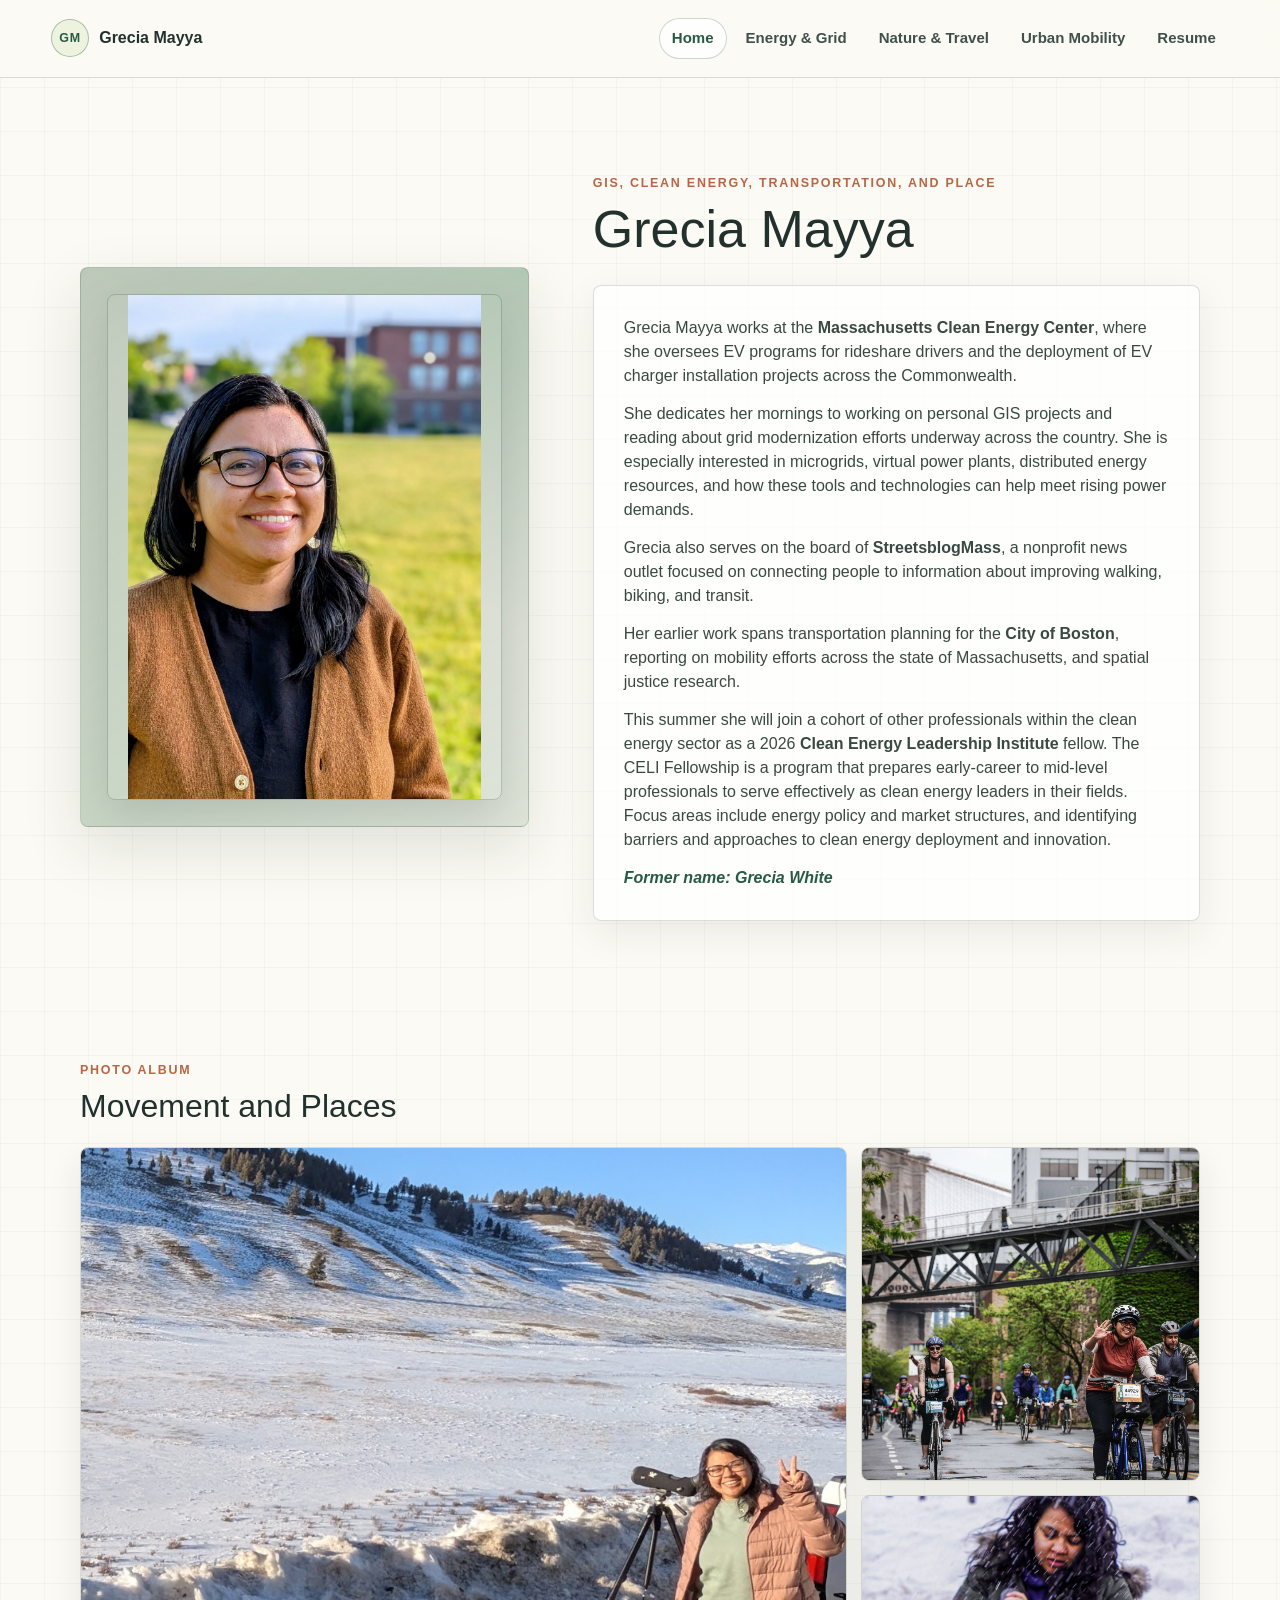
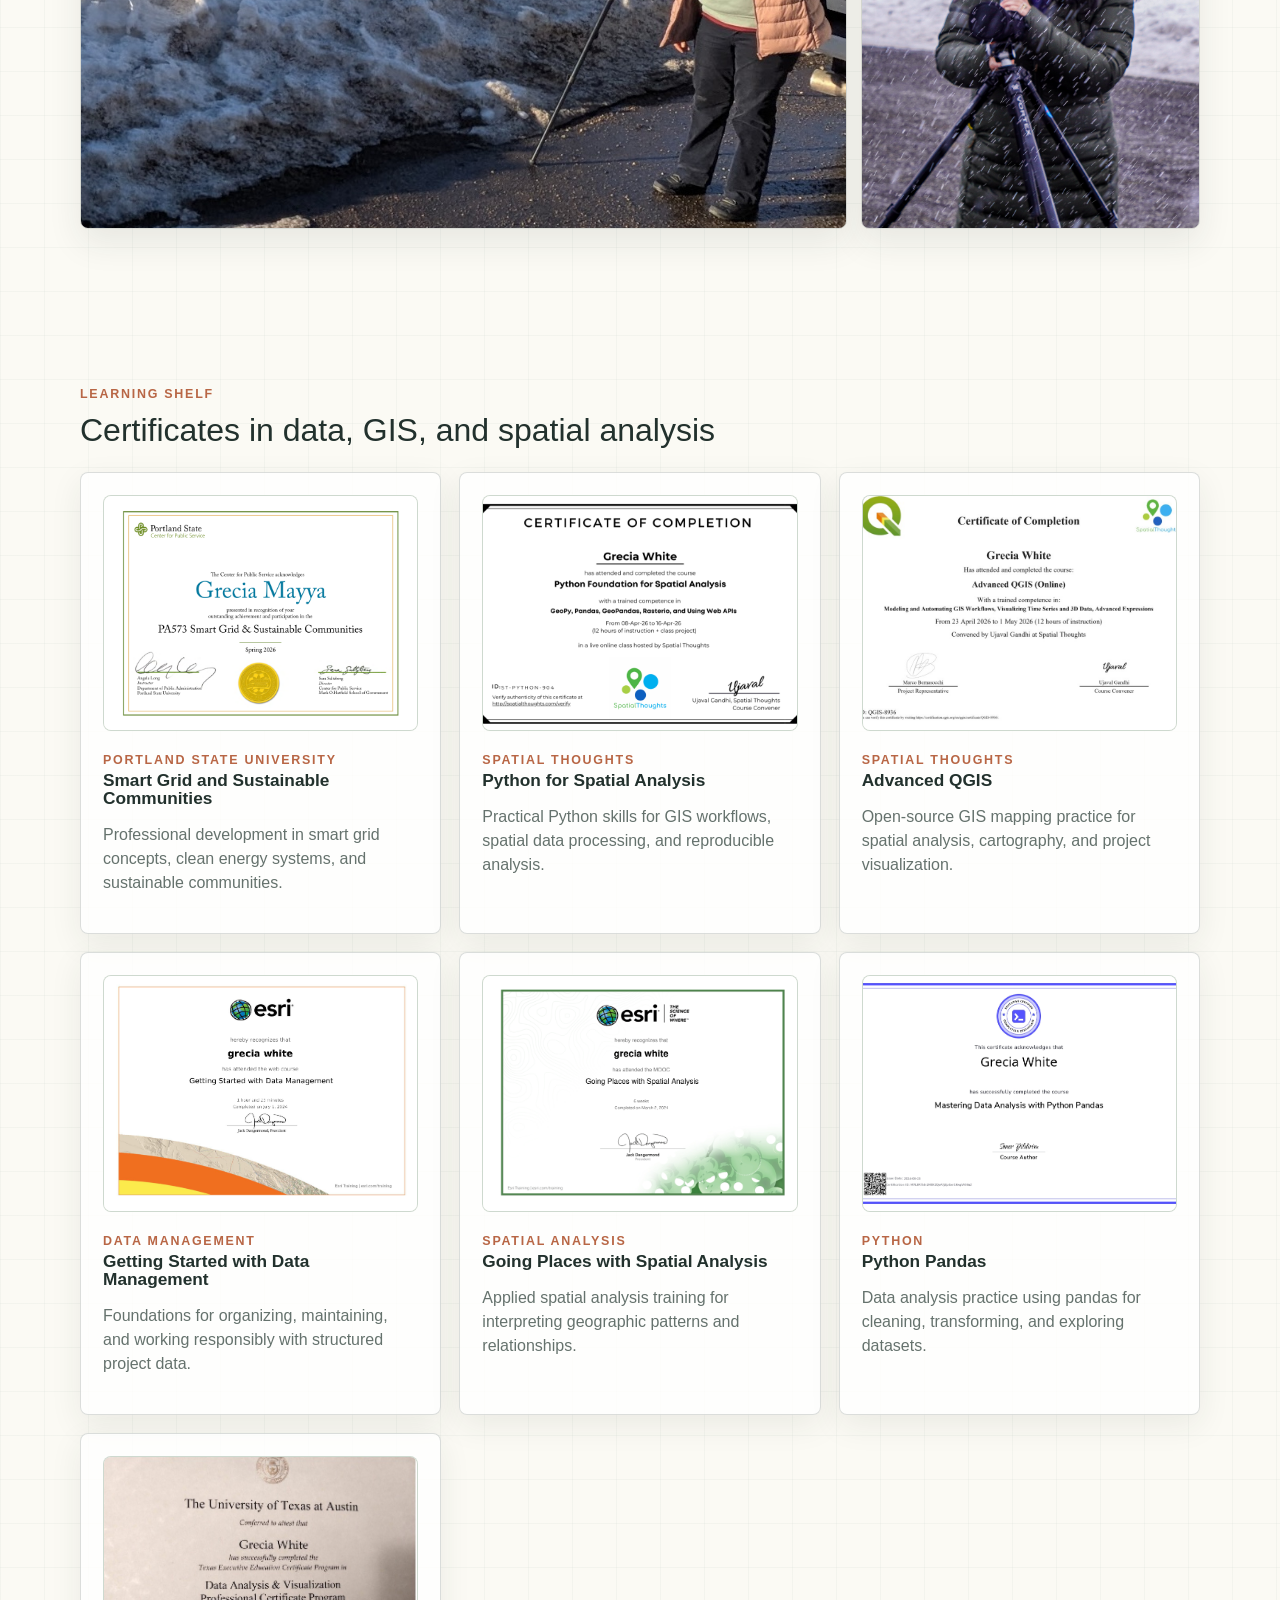
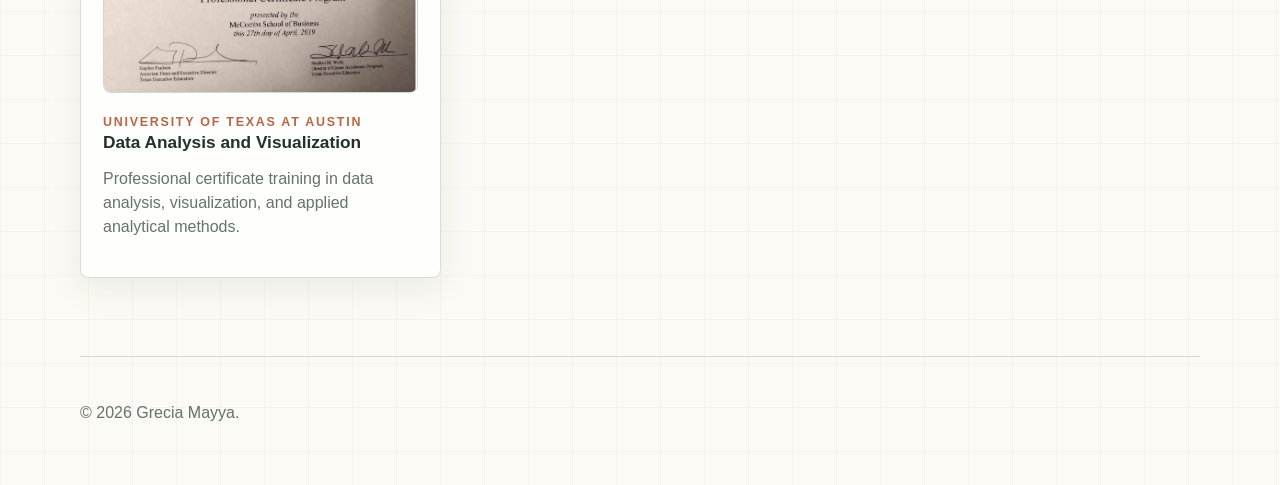
<file: index.html>
<!doctype html>
<html lang="en">
  <head>
    <meta charset="utf-8">
    <meta name="viewport" content="width=device-width, initial-scale=1">
    <title>Grecia Mayya | GIS, Energy, and Public Realm</title>
    <meta
      name="description"
      content="Personal website for Grecia Mayya, featuring work across clean energy, GIS, transportation, nature, and public-interest maps."
    >
    <link rel="stylesheet" href="styles.css">
  </head>
  <body>
    <header class="site-header">
      <a class="brand" href="index.html" aria-label="Grecia Mayya home">
        <span class="brand-mark" aria-hidden="true">GM</span>
        <span>Grecia Mayya</span>
      </a>
      <nav class="site-nav" aria-label="Primary navigation">
        <a class="active" href="index.html">Home</a>
        <a href="energy-grid.html">Energy &amp; Grid</a>
        <a href="nature-travel.html">Nature &amp; Travel</a>
        <a href="urban-mobility.html">Urban Mobility</a>
        <a href="resume.html">Resume</a>
      </nav>
    </header>

    <main>
      <section class="hero home-hero" aria-labelledby="home-title">
        <div class="portrait-panel">
          <img class="portrait-photo" src="assets/headshot.jpg" alt="Headshot of Grecia Mayya">
        </div>

        <div class="hero-copy">
          <p class="eyebrow">GIS, clean energy, transportation, and place</p>
          <h1 id="home-title">Grecia Mayya</h1>
         
          <div class="bio-card">
            <p>
              Grecia Mayya works at the <strong>Massachusetts Clean Energy Center</strong>, where she oversees EV
              programs for rideshare drivers and the deployment of EV charger installation projects
              across the Commonwealth.
            </p>
            <p>
              She dedicates her mornings to working on personal GIS projects and reading about grid modernization
              efforts underway across the country. She is especially
              interested in microgrids, virtual power plants, distributed energy resources, and how
              these tools and technologies can help meet rising power demands.
            </p>
            <p>
              Grecia also serves on the board of <strong>StreetsblogMass</strong>, a nonprofit news outlet focused on
              connecting people to information about improving walking, biking, and transit.
            </p>
            <p>
              Her earlier work spans transportation planning for the <strong>City of Boston</strong>, 
              reporting on mobility efforts across the state of Massachusetts, and
              spatial justice research.
            </p>
            <p>

              This summer she will join a cohort of other professionals within the clean energy sector 
              as a 2026 <strong>Clean Energy Leadership Institute</strong> fellow. The CELI Fellowship is a program that prepares 
              early-career to mid-level professionals to serve effectively as clean energy leaders in their fields.
              Focus areas include energy policy and market structures, and identifying barriers and approaches 
              to clean energy deployment and innovation.
            </p>
            <p>
              <em class="former-name">Former name: Grecia White</em>
            </p>
          </div>
        </div>
      </section>

      <section class="section photo-album-section" aria-labelledby="photo-album-title">
        <div class="section-heading">
          <p class="eyebrow">Photo album</p>
          <h2 id="photo-album-title">Movement and Places </h2>
        </div>
        <div class="photo-collage" aria-label="Photo collage from Grecia's album">
          <div class="photo-collage-item photo-collage-feature">
            <img class="photo-collage-base" src="assets/photos/yellowstone.jpg" alt="Grecia birding with a spotting scope in a snowy Yellowstone landscape">
          </div>
          <img class="photo-collage-item photo-collage-bike" src="assets/photos/biking.jpg" alt="Grecia biking with a group on a city street near a bridge">
          <img class="photo-collage-item photo-collage-tall" src="assets/photos/grecia1.jpg" alt="Grecia setting up a tripod during snowfall">
        </div>
      </section>

      <section class="section certificate-section" aria-labelledby="certificates-title">
        <div class="section-heading split-heading">
          <div>
            <p class="eyebrow">Learning shelf</p>
            <h2 id="certificates-title">Certificates in data, GIS, and spatial analysis</h2>
          </div>
        </div>

        <div class="certificate-grid">
          <a class="certificate-card" href="assets/certificates/Grecia Mayya  Smart Grid Certificate (1).pdf" target="_blank" rel="noreferrer">
            <img class="certificate-preview" src="assets/certificates/smart-grid-certificate.png" alt="Smart Grid and Sustainable Communities certificate preview">
            <span class="card-kicker">Portland State University</span>
            <h3>Smart Grid and Sustainable Communities</h3>
            <p>Professional development in smart grid concepts, clean energy systems, and sustainable communities.</p>
          </a>

          <a class="certificate-card" href="assets/certificates/spatial-thoughts-python.pdf" target="_blank" rel="noreferrer">
            <img class="certificate-preview" src="assets/certificates/spatial-thoughts-python.png" alt="Python for Spatial Analysis certificate preview">
            <span class="card-kicker">Spatial Thoughts</span>
            <h3>Python for Spatial Analysis</h3>
            <p>Practical Python skills for GIS workflows, spatial data processing, and reproducible analysis.</p>
          </a>

          <a class="certificate-card" href="assets/certificates/spatial-thoughts-qgis.jpg" target="_blank" rel="noreferrer">
            <img class="certificate-preview" src="assets/certificates/spatial-thoughts-qgis.jpg" alt="QGIS certificate preview">
            <span class="card-kicker">Spatial Thoughts</span>
            <h3>Advanced QGIS</h3>
            <p>Open-source GIS mapping practice for spatial analysis, cartography, and project visualization.</p>
          </a>

          <a class="certificate-card" href="assets/certificates/data-management.pdf" target="_blank" rel="noreferrer">
            <img class="certificate-preview" src="assets/certificates/data-management.png" alt="Getting Started with Data Management certificate preview">
            <span class="card-kicker">Data management</span>
            <h3>Getting Started with Data Management</h3>
            <p>Foundations for organizing, maintaining, and working responsibly with structured project data.</p>
          </a>

          <a class="certificate-card" href="assets/certificates/spatial-analysis.pdf" target="_blank" rel="noreferrer">
            <img class="certificate-preview" src="assets/certificates/spatial-analysis.png" alt="Going Places with Spatial Analysis certificate preview">
            <span class="card-kicker">Spatial analysis</span>
            <h3>Going Places with Spatial Analysis</h3>
            <p>Applied spatial analysis training for interpreting geographic patterns and relationships.</p>
          </a>

          <a class="certificate-card" href="assets/certificates/python-pandas.pdf" target="_blank" rel="noreferrer">
            <img class="certificate-preview" src="assets/certificates/python-pandas.png" alt="Python Pandas certificate preview">
            <span class="card-kicker">Python</span>
            <h3>Python Pandas</h3>
            <p>Data analysis practice using pandas for cleaning, transforming, and exploring datasets.</p>
          </a>

          <a class="certificate-card" href="assets/certificates/UT_Data_Analysis.jpg" target="_blank" rel="noreferrer">
            <img class="certificate-preview" src="assets/certificates/UT_Data_Analysis.jpg" alt="UT Data Analysis certificate preview">
            <span class="card-kicker">University of Texas at Austin</span>
            <h3>Data Analysis and Visualization</h3>
            <p>Professional certificate training in data analysis, visualization, and applied analytical methods.</p>
          </a>
        </div>
      </section>
    </main>

    <footer class="site-footer">
      <p>&copy; 2026 Grecia Mayya.</p>
    </footer>
  </body>
</html>
</file>
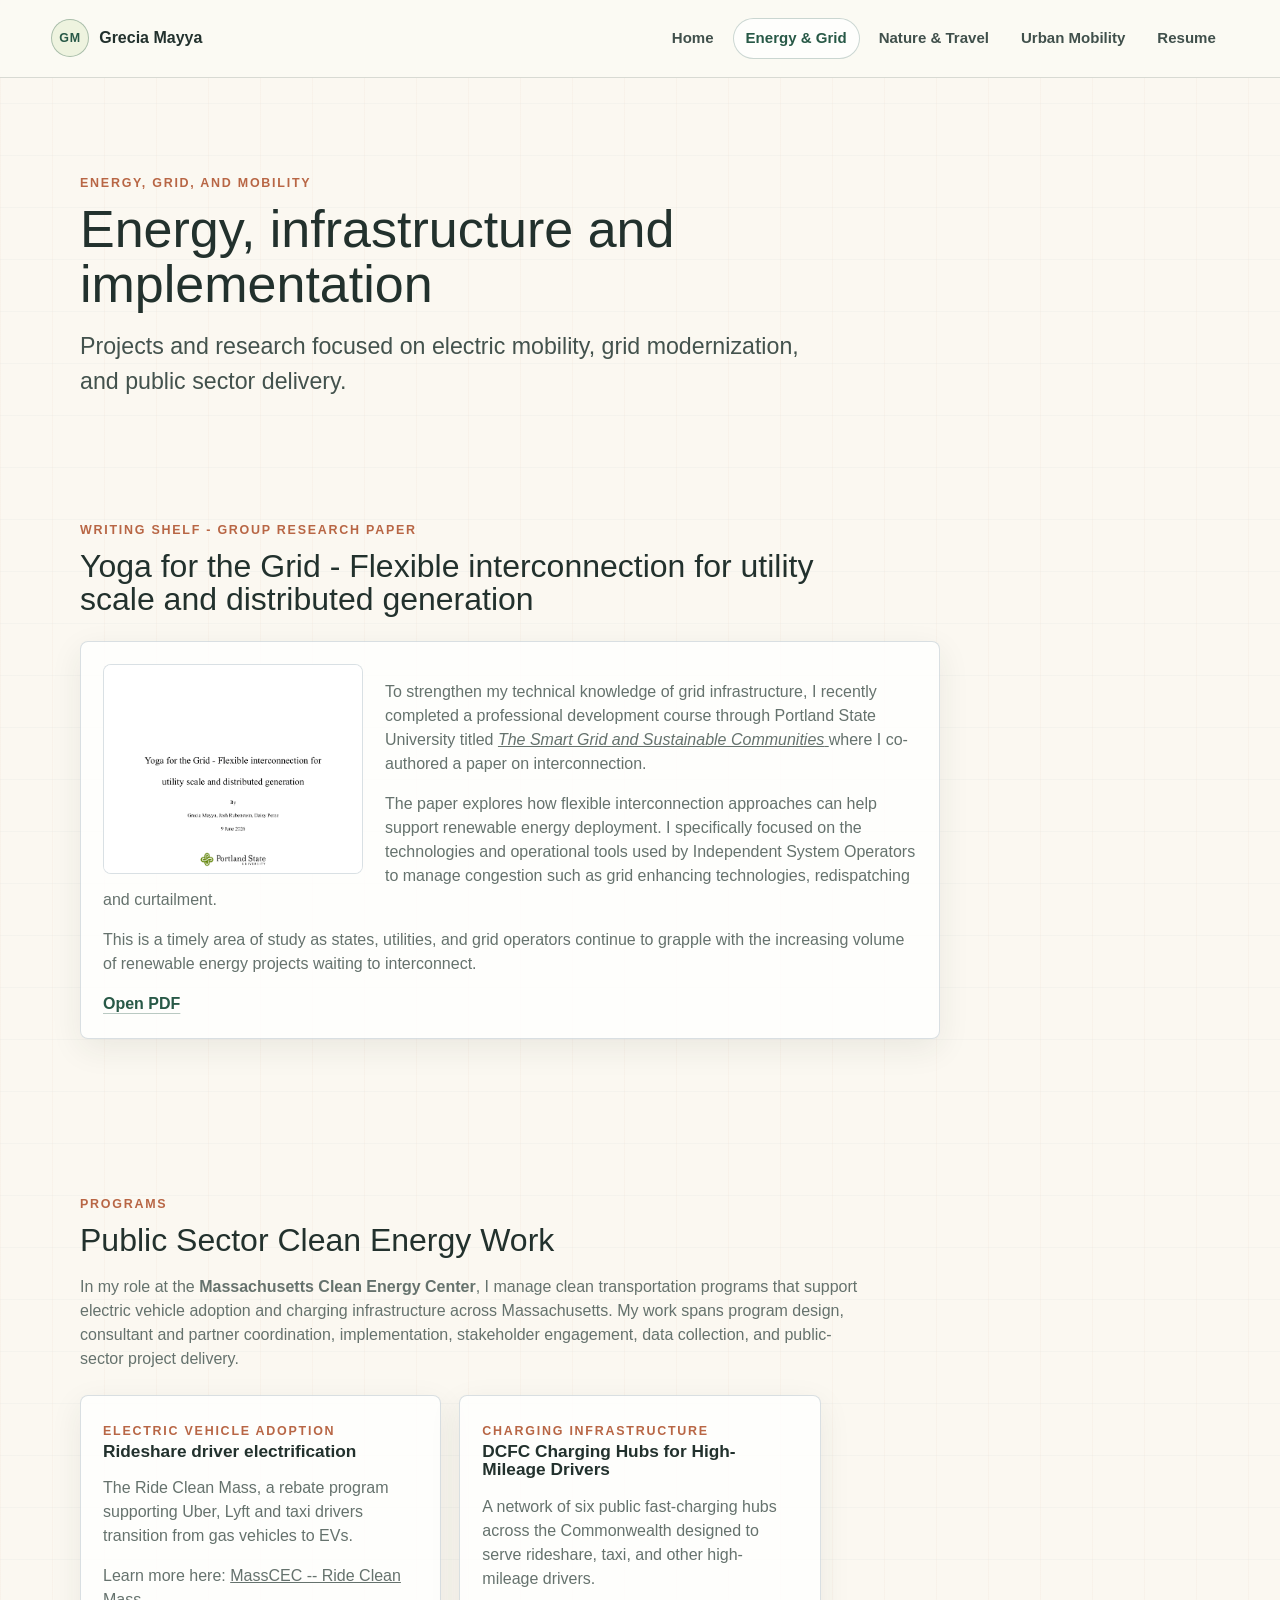
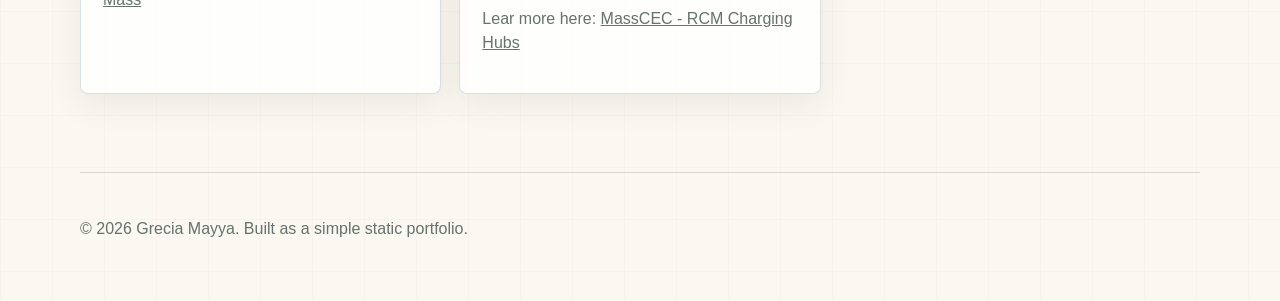
<file: energy-grid.html>
<!doctype html>
<html lang="en">
  <head>
    <meta charset="utf-8">
    <meta name="viewport" content="width=device-width, initial-scale=1">
    <title>Energy & Grid | Grecia Mayya</title>
    <meta
      name="description"
      content="Energy, EV charging, grid modernization, DERs, microgrids, and related writing by Grecia Mayya."
    >
    <link rel="stylesheet" href="styles.css">
  </head>
  <body class="energy-page">
    <header class="site-header">
      <a class="brand" href="index.html" aria-label="Grecia Mayya home">
        <span class="brand-mark" aria-hidden="true">GM</span>
        <span>Grecia Mayya</span>
      </a>
      <nav class="site-nav" aria-label="Primary navigation">
        <a href="index.html">Home</a>
        <a class="active" href="energy-grid.html">Energy &amp; Grid</a>
        <a href="nature-travel.html">Nature &amp; Travel</a>
        <a href="urban-mobility.html">Urban Mobility</a>
        <a href="resume.html">Resume</a>
      </nav>
    </header>

    <main>
      <section class="page-hero energy-hero" aria-labelledby="energy-title">
        <p class="eyebrow">Energy, grid, and mobility</p>
        <h1 id="energy-title">Energy, infrastructure and implementation</h1>
        <p class="page-lede">
          Projects and research focused on electric mobility, grid modernization, and public sector delivery.
        </p>
      </section>

      <section class="section" aria-labelledby="energy-writing">
        <div class="section-heading">
          <p class="eyebrow">Writing shelf - Group Research Paper</p>
          <h2 id="energy-writing">Yoga for the Grid - Flexible interconnection for utility scale and distributed generation</h2>
        </div>
        <div class="article-grid wide-article-grid">
          <article class="article-card energy-article">
            <a class="article-preview-link energy-paper-preview" href="assets/yoga-for-the-grid.pdf" target="_blank" rel="noreferrer">
              <img
                class="article-thumbnail"
                src="assets/yoga-for-the-grid-thumbnail.png"
                alt="First page thumbnail for Yoga for the Grid research paper"
                loading="lazy"
              >
            </a>
           
            <p>
              To strengthen my technical knowledge of grid infrastructure, 
              I recently completed a professional development course through 
              Portland State University titled
              <a href="https://www.pdx.edu/center-for-public-service/smart-grid" target="_blank" rel="noreferrer">
                <em>The Smart Grid and Sustainable Communities</em>
              </a>
              where I co-authored a paper on interconnection.
            </p>
            <p>
              The paper explores how flexible interconnection approaches can help support renewable
              energy deployment. I specifically focused on the technologies and operational tools
              used by Independent System Operators to manage congestion such as grid enhancing
              technologies, redispatching and curtailment. 
            </p>
            <p>
              This is a timely area of study as states,
              utilities, and grid operators continue to grapple with the increasing volume of
              renewable energy projects waiting to interconnect.
            </p>
            <a class="text-link" href="assets/yoga-for-the-grid.pdf" target="_blank" rel="noreferrer">
              Open PDF
            </a>
          </article>
        </div>
      </section>

      <section class="section" aria-labelledby="energy-focus">
        <div class="section-heading">
          <p class="eyebrow">Programs</p>
          <h2 id="energy-focus">Public Sector Clean Energy Work</h2>
        </div>
        <div class="section-copy">
          <p>
            In my role at the <strong>Massachusetts Clean Energy Center</strong>, 
            I manage clean transportation programs that support electric vehicle adoption 
            and charging infrastructure across Massachusetts. 
            My work spans program design, consultant and partner coordination, 
            implementation, stakeholder engagement, data collection, and public-sector 
            project delivery.
          </p>
        </div>
        <div class="focus-grid">
          <article class="focus-card">
            <span class="card-kicker">Electric Vehicle Adoption</span>
            <h3>Rideshare driver electrification</h3>
            <p>
              The Ride Clean Mass, a rebate program supporting Uber, Lyft and taxi drivers 
              transition from gas vehicles to EVs. 
              </p>
              <p>
              Learn more here:
              <a href="https://www.masscec.com/press/masscec-launches-ride-clean-mass-electrify-vehicle-hire-industry" target="_blank" rel="noreferrer">
                MassCEC -- Ride Clean Mass
              </a>
            </p>
          </article>
          <article class="focus-card">
            <span class="card-kicker">Charging infrastructure </span>
            <h3>DCFC Charging Hubs for High-Mileage Drivers</h3>
            <p>
              A network of six public fast-charging hubs across the Commonwealth designed to serve rideshare, taxi, and other high-mileage drivers.
            </p>
            <p>
              Lear more here:
              <a href="https://www.masscec.com/masscec-focus/clean-transportation/ride-clean-mass-hubs" target="_blank" rel="noreferrer">
                MassCEC - RCM Charging Hubs
              </a>
            </p>
          </article>
        </div>
      </section>
    </main>

    <footer class="site-footer">
      <p>&copy; 2026 Grecia Mayya. Built as a simple static portfolio.</p>
    </footer>
  </body>
</html>
</file>
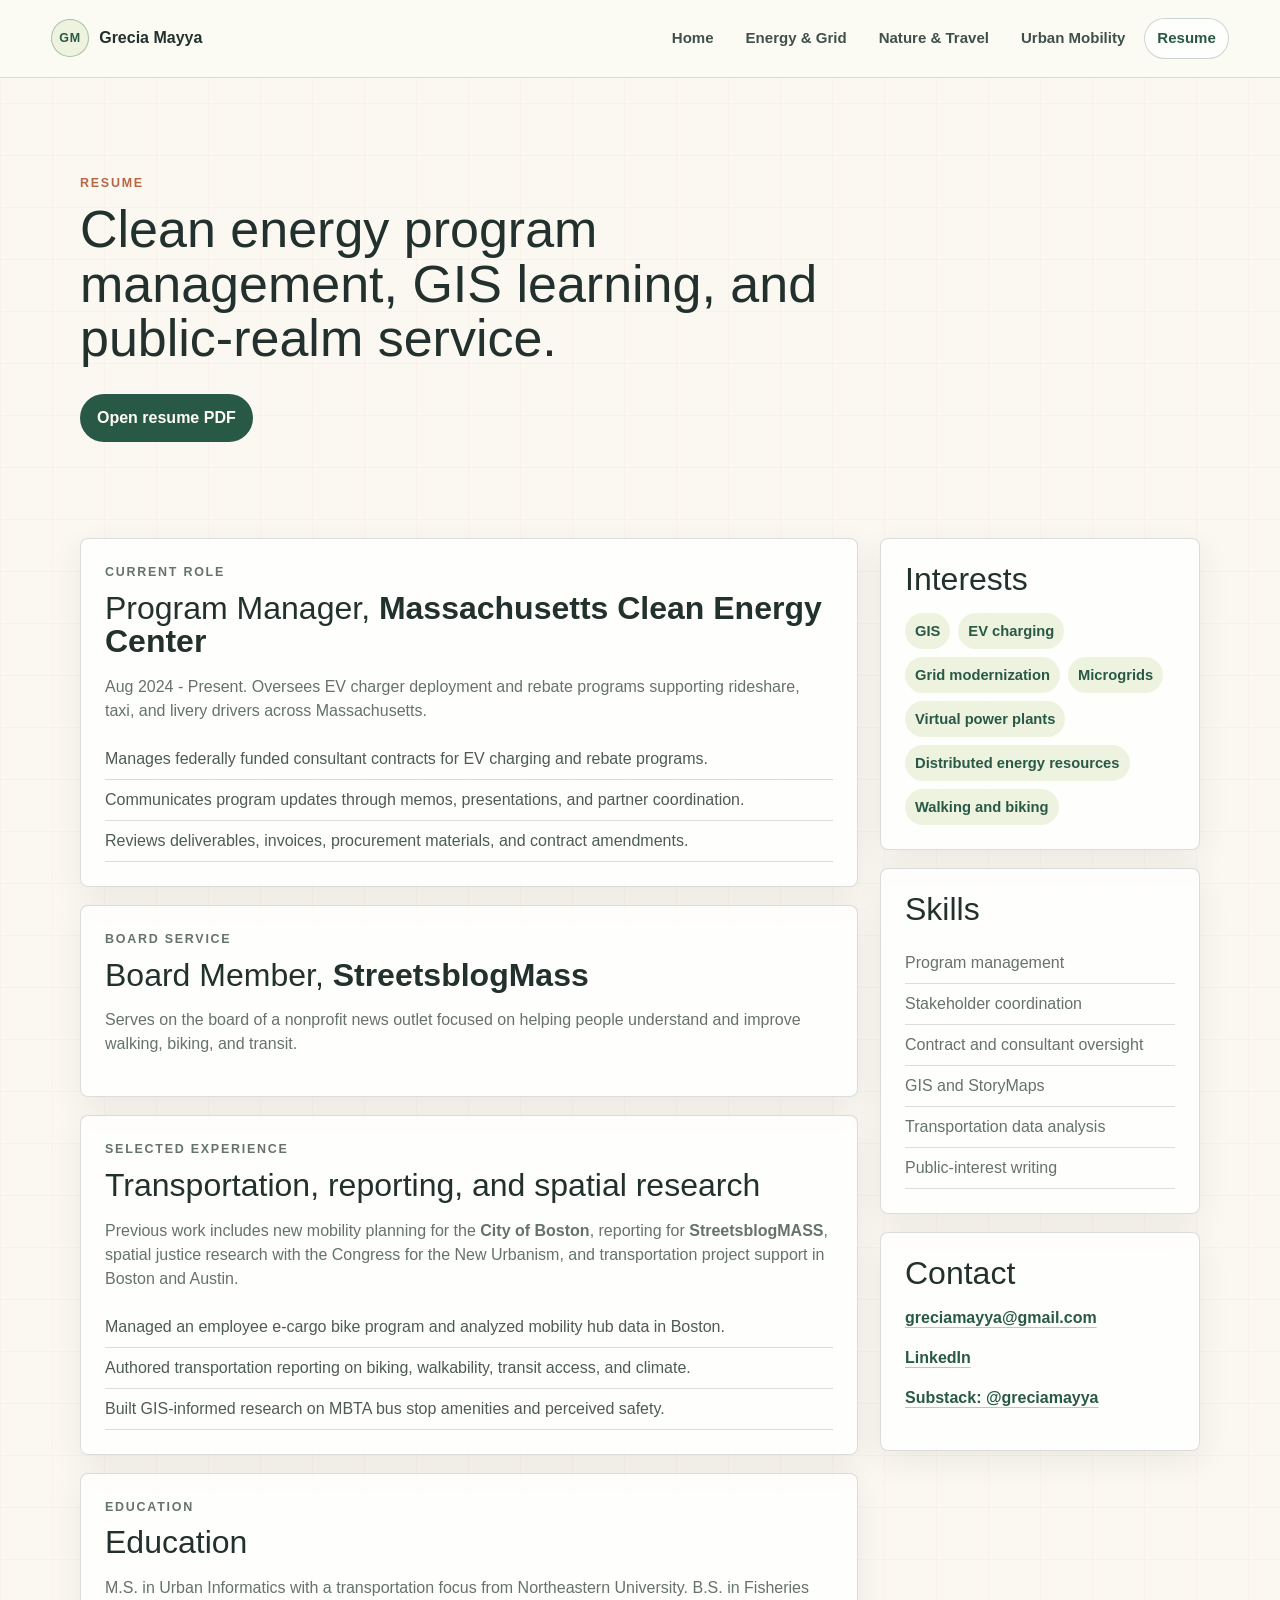
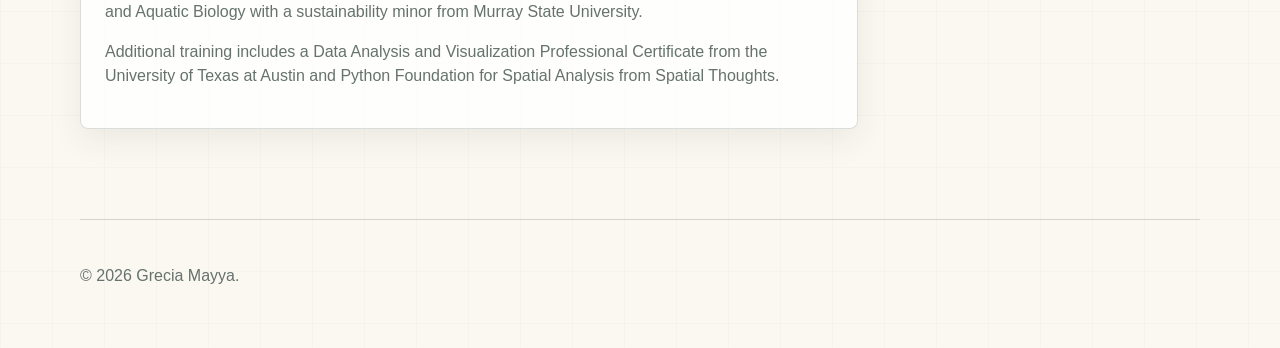
<file: resume.html>
<!doctype html>
<html lang="en">
  <head>
    <meta charset="utf-8">
    <meta name="viewport" content="width=device-width, initial-scale=1">
    <title>Resume | Grecia Mayya</title>
    <meta
      name="description"
      content="Resume overview for Grecia Mayya, including clean energy, GIS, transportation, and public-interest work."
    >
    <link rel="stylesheet" href="styles.css">
  </head>
  <body class="resume-page">
    <header class="site-header">
      <a class="brand" href="index.html" aria-label="Grecia Mayya home">
        <span class="brand-mark" aria-hidden="true">GM</span>
        <span>Grecia Mayya</span>
      </a>
      <nav class="site-nav" aria-label="Primary navigation">
        <a href="index.html">Home</a>
        <a href="energy-grid.html">Energy &amp; Grid</a>
        <a href="nature-travel.html">Nature &amp; Travel</a>
        <a href="urban-mobility.html">Urban Mobility</a>
        <a class="active" href="resume.html">Resume</a>
      </nav>
    </header>

    <main>
      <section class="page-hero resume-hero" aria-labelledby="resume-title">
        <p class="eyebrow">Resume</p>
        <h1 id="resume-title">Clean energy program management, GIS learning, and public-realm service.</h1>
        <a class="button primary" href="assets/Resume-Grecia Mayya.pdf" target="_blank" rel="noreferrer">
          Open resume PDF
        </a>
      </section>

      <section class="resume-layout" aria-label="Resume details">
        <div class="resume-main">
          <article class="resume-block">
            <p class="eyebrow">Current role</p>
            <h2>Program Manager, <strong>Massachusetts Clean Energy Center</strong></h2>
            <p>
              Aug 2024 - Present. Oversees EV charger deployment and rebate programs supporting
              rideshare, taxi, and livery drivers across Massachusetts.
            </p>
            <ul class="plain-list compact-list">
              <li>Manages federally funded consultant contracts for EV charging and rebate programs.</li>
              <li>Communicates program updates through memos, presentations, and partner coordination.</li>
              <li>Reviews deliverables, invoices, procurement materials, and contract amendments.</li>
            </ul>
          </article>

          <article class="resume-block">
            <p class="eyebrow">Board service</p>
            <h2>Board Member, <strong>StreetsblogMass</strong></h2>
            <p>
              Serves on the board of a nonprofit news outlet focused on helping people understand
              and improve walking, biking, and transit.
            </p>
          </article>

          <article class="resume-block">
            <p class="eyebrow">Selected experience</p>
            <h2>Transportation, reporting, and spatial research</h2>
            <p>
              Previous work includes new mobility planning for the <strong>City of Boston</strong>, reporting for
              <strong>StreetsblogMASS</strong>, spatial justice research with the Congress for the New Urbanism, and
              transportation project support in Boston and Austin.
            </p>
            <ul class="plain-list compact-list">
              <li>Managed an employee e-cargo bike program and analyzed mobility hub data in Boston.</li>
              <li>Authored transportation reporting on biking, walkability, transit access, and climate.</li>
              <li>Built GIS-informed research on MBTA bus stop amenities and perceived safety.</li>
            </ul>
          </article>

          <article class="resume-block">
            <p class="eyebrow">Education</p>
            <h2>Education</h2>
            <p>
              M.S. in Urban Informatics with a transportation focus from Northeastern University.
              B.S. in Fisheries and Aquatic Biology with a sustainability minor from Murray State
              University.
            </p>
            <p>
              Additional training includes a Data Analysis and Visualization Professional Certificate
              from the University of Texas at Austin and Python Foundation for Spatial Analysis from
              Spatial Thoughts.
            </p>
          </article>
        </div>

        <aside class="resume-sidebar" aria-label="Skills and interests">
          <section class="sidebar-card">
            <h2>Interests</h2>
            <ul class="tag-list">
              <li>GIS</li>
              <li>EV charging</li>
              <li>Grid modernization</li>
              <li>Microgrids</li>
              <li>Virtual power plants</li>
              <li>Distributed energy resources</li>
              <li>Walking and biking</li>
            </ul>
          </section>
          <section class="sidebar-card">
            <h2>Skills</h2>
            <ul class="plain-list">
              <li>Program management</li>
              <li>Stakeholder coordination</li>
              <li>Contract and consultant oversight</li>
              <li>GIS and StoryMaps</li>
              <li>Transportation data analysis</li>
              <li>Public-interest writing</li>
            </ul>
          </section>
          <section class="sidebar-card">
            <h2>Contact</h2>
            <p>
              <a class="text-link" href="mailto:greciamayya@gmail.com">greciamayya@gmail.com</a>
            </p>
            <p>
              <a class="text-link" href="https://www.linkedin.com/in/grecia-mayya/" target="_blank" rel="noreferrer">
                LinkedIn
              </a>
            </p>
            <p>
              <a class="text-link" href="https://substack.com/@greciamayya" target="_blank" rel="noreferrer">
                Substack: @greciamayya
              </a>
            </p>
          </section>
        </aside>
      </section>
    </main>

    <footer class="site-footer">
      <p>&copy; 2026 Grecia Mayya.</p>
    </footer>
  </body>
</html>
</file>
<file: styles.css>
:root {
  --ink: #22312d;
  --muted: #65726d;
  --paper: #fbfaf4;
  --paper-warm: #f4f0e3;
  --surface: #ffffff;
  --surface-soft: #f7f8ef;
  --forest: #285947;
  --moss: #7f9d73;
  --fern: #dce7c9;
  --clay: #b86645;
  --river: #4b7c8a;
  --grid: #2f5268;
  --gold: #d6a94b;
  --line: rgba(34, 49, 45, 0.16);
  --shadow: 0 22px 60px rgba(36, 49, 43, 0.12);
  --radius: 8px;
  --max-width: 1120px;
  --font-main: "Antique Olive", "Arial Nova", Arial, "Helvetica Neue", Helvetica, sans-serif;
  --font-display: "Aptos Display", "Segoe UI", "Helvetica Neue", Arial, sans-serif;
}

* {
  box-sizing: border-box;
}

html {
  color: var(--ink);
  background: var(--paper);
  font-family: var(--font-main);
  line-height: 1.5;
}

body {
  margin: 0;
  min-width: 320px;
  background:
    linear-gradient(90deg, rgba(40, 89, 71, 0.035) 1px, transparent 1px),
    linear-gradient(0deg, rgba(40, 89, 71, 0.035) 1px, transparent 1px),
    var(--paper);
  background-size: 44px 44px;
}

body.nature-page,
body.energy-page,
body.mobility-page,
body.resume-page {
  background:
    linear-gradient(90deg, rgba(184, 102, 69, 0.035) 1px, transparent 1px),
    linear-gradient(0deg, rgba(75, 124, 138, 0.035) 1px, transparent 1px),
    #fbf8f1;
  background-size: 52px 52px, 52px 52px, auto;
}

a {
  color: inherit;
}

.site-header {
  position: sticky;
  top: 0;
  z-index: 10;
  display: flex;
  align-items: center;
  justify-content: space-between;
  gap: 24px;
  padding: 18px clamp(18px, 4vw, 52px);
  border-bottom: 1px solid var(--line);
  background: rgba(251, 250, 244, 0.92);
  backdrop-filter: blur(16px);
}

.brand {
  display: inline-flex;
  align-items: center;
  gap: 10px;
  color: var(--ink);
  font-weight: 800;
  text-decoration: none;
  white-space: nowrap;
}

.brand-mark {
  display: inline-grid;
  width: 38px;
  height: 38px;
  place-items: center;
  border: 1px solid rgba(40, 89, 71, 0.35);
  border-radius: 50%;
  background: #eef3df;
  color: var(--forest);
  font-size: 0.78rem;
  letter-spacing: 0.08em;
}

.site-nav {
  display: flex;
  align-items: center;
  justify-content: flex-end;
  gap: 6px;
  flex-wrap: wrap;
}

.site-nav a {
  min-height: 40px;
  display: inline-flex;
  align-items: center;
  padding: 8px 12px;
  border: 1px solid transparent;
  border-radius: 999px;
  color: #40504b;
  font-size: 0.94rem;
  font-weight: 700;
  text-decoration: none;
}

.site-nav a:hover,
.site-nav a:focus-visible,
.site-nav a.active {
  border-color: rgba(40, 89, 71, 0.24);
  background: rgba(255, 255, 255, 0.78);
  color: var(--forest);
  outline: none;
}

main {
  width: min(var(--max-width), calc(100% - 32px));
  margin: 0 auto;
}

.hero,
.page-hero {
  padding: clamp(48px, 8vw, 96px) 0;
}

.home-hero {
  display: grid;
  grid-template-columns: minmax(280px, 0.85fr) minmax(320px, 1.15fr);
  gap: clamp(28px, 5vw, 64px);
  align-items: center;
  min-height: calc(100vh - 78px);
}

.portrait-panel {
  position: relative;
  min-height: 560px;
  border: 1px solid var(--line);
  border-radius: 8px;
  overflow: hidden;
  background:
    linear-gradient(145deg, rgba(40, 89, 71, 0.28), rgba(75, 124, 138, 0.12)),
    linear-gradient(35deg, #e8eedb 0%, #faf5e8 58%, #d8e4d0 100%);
  box-shadow: var(--shadow);
}

.portrait-photo {
  position: absolute;
  inset: 26px;
  border: 1px solid rgba(40, 89, 71, 0.26);
  border-radius: 8px;
  width: calc(100% - 52px);
  height: calc(100% - 52px);
  object-fit: contain;
  object-position: center;
  box-shadow: 0 18px 44px rgba(36, 49, 43, 0.16);
}

.hero-copy {
  max-width: 680px;
}

.eyebrow,
.card-kicker {
  margin: 0 0 10px;
  color: var(--clay);
  font-size: 0.78rem;
  font-weight: 850;
  letter-spacing: 0.14em;
  text-transform: uppercase;
}

h1,
h2,
h3,
p {
  overflow-wrap: break-word;
}

h1,
h2,
h3 {
  margin: 0;
  line-height: 1.05;
}

h1 {
  max-width: 820px;
  font-family: var(--font-display);
  font-size: clamp(2rem, 4.2vw, 3.25rem);
  font-weight: 500;
}

h2 {
  font-family: var(--font-display);
  font-size: clamp(1.45rem, 2.5vw, 2.05rem);
  font-weight: 500;
}

h3 {
  font-family: var(--font-display);
  font-size: 1.08rem;
  font-weight: 550;
}

.lede,
.page-lede {
  max-width: 740px;
  margin: 18px 0 0;
  color: #43524d;
  font-size: clamp(1.16rem, 2.4vw, 1.45rem);
}

.bio-card {
  margin-top: 28px;
  padding: clamp(20px, 3vw, 30px);
  border: 1px solid var(--line);
  border-radius: var(--radius);
  background: rgba(255, 255, 255, 0.75);
  box-shadow: 0 12px 36px rgba(36, 49, 43, 0.08);
}

.bio-card p {
  margin: 0;
  color: #3a4844;
}

.bio-card p + p {
  margin-top: 14px;
}

.former-name {
  color: var(--forest);
  font-weight: 800;
}

.hero-actions {
  display: flex;
  gap: 12px;
  flex-wrap: wrap;
  margin-top: 26px;
}

.button {
  min-height: 46px;
  display: inline-flex;
  align-items: center;
  justify-content: center;
  padding: 11px 16px;
  border: 1px solid transparent;
  border-radius: 999px;
  font-weight: 850;
  text-decoration: none;
}

.button.primary {
  background: var(--forest);
  color: #fffdf5;
}

.button.secondary {
  border-color: rgba(40, 89, 71, 0.28);
  background: rgba(255, 255, 255, 0.7);
  color: var(--forest);
}

.section {
  padding: clamp(36px, 7vw, 78px) 0;
}

.compact-section {
  padding: clamp(28px, 5vw, 54px) 0;
}

.section-heading {
  max-width: 780px;
  margin-bottom: 24px;
}

.section-copy {
  max-width: 780px;
  margin: -6px 0 24px;
  color: var(--muted);
}

.section-copy p {
  margin: 0;
}

.subsection-heading {
  margin-top: clamp(56px, 10vw, 108px);
}

.project-section-heading {
  margin-top: 28px;
  margin-bottom: 14px;
}

.split-heading {
  max-width: none;
  display: flex;
  align-items: end;
  justify-content: space-between;
  gap: 20px;
}

.map-heading {
  max-width: 780px;
  display: flex;
  align-items: end;
  justify-content: space-between;
  gap: 20px;
}

.photo-album-section {
  padding-top: clamp(18px, 4vw, 44px);
}

.photo-collage {
  display: grid;
  grid-template-columns: 1.15fr 0.85fr 0.9fr;
  grid-template-rows: repeat(4, 160px);
  gap: 14px;
}

.photo-collage-item {
  width: 100%;
  height: 100%;
  display: block;
  border: 1px solid var(--line);
  border-radius: var(--radius);
  object-fit: cover;
  box-shadow: 0 14px 34px rgba(36, 49, 43, 0.09);
}

.photo-collage-feature {
  position: relative;
  grid-column: 1 / span 2;
  grid-row: 1 / span 4;
  overflow: hidden;
}

.photo-collage-base {
  width: 100%;
  height: 100%;
  display: block;
  object-fit: cover;
}

.photo-collage-bike {
  grid-column: 3;
  grid-row: 1 / span 2;
}

.photo-collage-tall {
  grid-column: 3;
  grid-row: 3 / span 2;
}

.feature-grid,
.media-grid,
.article-grid,
.focus-grid,
.certificate-grid {
  display: grid;
  grid-template-columns: repeat(3, minmax(0, 1fr));
  gap: 18px;
}

.article-grid {
  grid-template-columns: repeat(2, minmax(0, 1fr));
}

.wide-article-grid {
  max-width: 860px;
  grid-template-columns: 1fr;
}

.article-preview-link {
  display: block;
  max-width: 360px;
  margin: 0 auto 16px;
}

.article-thumbnail {
  width: 100%;
  display: block;
  border: 1px solid rgba(47, 82, 104, 0.18);
  border-radius: var(--radius);
  background: #ffffff;
}

.feature-card,
.media-card,
.article-card,
.focus-card,
.certificate-card,
.resume-block,
.sidebar-card {
  border: 1px solid var(--line);
  border-radius: var(--radius);
  background: rgba(255, 255, 255, 0.78);
  box-shadow: 0 10px 32px rgba(36, 49, 43, 0.08);
}

.feature-card,
.media-card,
.article-card,
.focus-card,
.certificate-card {
  padding: 22px;
}

.feature-card p,
.media-card p,
.article-card p,
.focus-card p,
.certificate-card p,
.resume-block p,
.sidebar-card p,
.supporting-note {
  color: var(--muted);
}

.section-note {
  max-width: 260px;
  margin: 0;
  color: var(--muted);
}

.certificate-card {
  display: block;
  color: inherit;
  text-decoration: none;
  transition: transform 160ms ease, box-shadow 160ms ease, border-color 160ms ease;
}

.certificate-card:hover,
.certificate-card:focus-visible {
  transform: translateY(-3px);
  border-color: rgba(40, 89, 71, 0.32);
  box-shadow: 0 16px 38px rgba(36, 49, 43, 0.12);
  outline: none;
}

.certificate-preview {
  width: 100%;
  aspect-ratio: 4 / 3;
  display: grid;
  place-items: center;
  margin-bottom: 16px;
  border: 1px solid rgba(40, 89, 71, 0.18);
  border-radius: var(--radius);
  object-fit: cover;
  background: #f3f5ec;
}

.pdf-preview {
  background:
    linear-gradient(90deg, rgba(40, 89, 71, 0.1) 1px, transparent 1px),
    linear-gradient(0deg, rgba(40, 89, 71, 0.08) 1px, transparent 1px),
    linear-gradient(145deg, #ffffff, #eef3df);
  background-size: 20px 20px, 20px 20px, auto;
}

.pdf-preview span {
  display: inline-grid;
  width: 56px;
  height: 56px;
  place-items: center;
  border: 1px solid rgba(184, 102, 69, 0.28);
  border-radius: 50%;
  background: rgba(255, 255, 255, 0.82);
  color: var(--clay);
  font-size: 0.78rem;
  font-weight: 900;
  letter-spacing: 0.08em;
}

.map-preview {
  background:
    repeating-linear-gradient(115deg, rgba(75, 124, 138, 0.16) 0 2px, transparent 2px 20px),
    linear-gradient(145deg, #ffffff, #eef3df);
}

.chart-preview {
  background:
    linear-gradient(160deg, transparent 56%, rgba(184, 102, 69, 0.2) 57% 60%, transparent 61%),
    linear-gradient(110deg, #ffffff, #eef3df);
}

.nature-hero,
.energy-hero,
.resume-hero {
  position: relative;
  min-height: 420px;
  display: grid;
  align-content: end;
}

.nature-page .nature-hero {
  min-height: 320px;
}

.resume-hero .button {
  margin-top: 28px;
  justify-self: start;
}

.energy-page .energy-hero {
  min-height: 300px;
  padding-bottom: clamp(24px, 4vw, 44px);
}

.nature-page .nature-hero::before {
  display: none;
}

.energy-page .energy-hero::before {
  display: none;
}

.nature-hero::before,
.energy-hero::before {
  content: "";
  position: absolute;
  inset: 28px 0 auto auto;
  width: min(44vw, 420px);
  height: 220px;
  opacity: 0.75;
  pointer-events: none;
}

.nature-hero::before {
  background:
    radial-gradient(circle at 20% 68%, rgba(127, 157, 115, 0.46) 0 14%, transparent 15%),
    radial-gradient(circle at 58% 36%, rgba(184, 102, 69, 0.25) 0 8%, transparent 9%),
    repeating-linear-gradient(128deg, rgba(75, 124, 138, 0.18) 0 2px, transparent 2px 17px);
}

.energy-hero::before {
  background:
    repeating-linear-gradient(90deg, rgba(47, 82, 104, 0.16) 0 2px, transparent 2px 30px),
    repeating-linear-gradient(0deg, rgba(214, 169, 75, 0.18) 0 2px, transparent 2px 30px);
}

.map-frame {
  width: 100%;
  aspect-ratio: 16 / 9;
  min-height: 420px;
  border: 1px solid rgba(40, 89, 71, 0.18);
  border-radius: var(--radius);
  overflow: hidden;
  background: #e5eadf;
  box-shadow: var(--shadow);
}

.compact-map-frame {
  max-width: 700px;
  min-height: 280px;
  aspect-ratio: 16 / 8;
  box-shadow: 0 12px 36px rgba(36, 49, 43, 0.1);
}

.map-frame iframe {
  width: 100%;
  height: 100%;
  border: 0;
  display: block;
}

.pdf-frame {
  width: 100%;
  border: 1px solid rgba(47, 82, 104, 0.18);
  border-radius: var(--radius);
  overflow: hidden;
  background: #ffffff;
  box-shadow: var(--shadow);
}

.resume-preview-link {
  display: block;
}

.resume-preview-image {
  width: 100%;
  display: block;
}

.supporting-note {
  margin: 14px 0 0;
  font-size: 0.92rem;
  font-style: italic;
}

.text-link {
  color: var(--forest);
  font-weight: 850;
  text-decoration-color: rgba(40, 89, 71, 0.32);
  text-underline-offset: 4px;
}

.project-description {
  max-width: 780px;
  margin: 22px 0 0;
  color: var(--muted);
}

.project-description p {
  margin: 0;
}

.project-description p + p,
.project-description ul + p {
  margin-top: 14px;
}

.project-description ul {
  margin: 8px 0 0;
  padding-left: 22px;
}

.project-description li {
  margin: 6px 0;
}

.project-description a {
  color: var(--forest);
  font-weight: 750;
  text-decoration-color: rgba(40, 89, 71, 0.28);
  text-underline-offset: 3px;
}

.muted-link {
  color: #7a837f;
  pointer-events: none;
}

.media-placeholder {
  min-height: 176px;
  display: grid;
  place-items: center;
  margin-bottom: 18px;
  border: 1px dashed rgba(40, 89, 71, 0.28);
  border-radius: var(--radius);
  background:
    linear-gradient(145deg, rgba(220, 231, 201, 0.75), rgba(255, 255, 255, 0.72)),
    #f3f5ec;
  color: rgba(34, 49, 45, 0.55);
  font-weight: 850;
  letter-spacing: 0.1em;
  text-transform: uppercase;
}

.chart-lines {
  background:
    linear-gradient(165deg, transparent 52%, rgba(184, 102, 69, 0.18) 53% 56%, transparent 57%),
    linear-gradient(120deg, rgba(255, 255, 255, 0.8), rgba(220, 231, 201, 0.55));
}

.map-lines,
.grid-lines {
  background:
    repeating-linear-gradient(90deg, rgba(75, 124, 138, 0.16) 0 2px, transparent 2px 22px),
    repeating-linear-gradient(0deg, rgba(40, 89, 71, 0.12) 0 2px, transparent 2px 22px),
    rgba(255, 255, 255, 0.72);
}

.formal-card .media-placeholder,
.energy-article,
.focus-card {
  border-color: rgba(47, 82, 104, 0.18);
}

.energy-paper-preview {
  float: left;
  width: min(34%, 260px);
  margin: 0 22px 12px 0;
}

.energy-article::after {
  content: "";
  display: block;
  clear: both;
}

.resume-layout {
  display: grid;
  grid-template-columns: minmax(0, 1fr) 320px;
  gap: 22px;
  padding: 0 0 clamp(48px, 8vw, 90px);
}

.resume-main,
.resume-sidebar {
  display: grid;
  gap: 18px;
  align-content: start;
}

.resume-block,
.sidebar-card {
  padding: 24px;
}

.resume-block h2,
.sidebar-card h2 {
  font-size: clamp(1.4rem, 3vw, 2rem);
}

.placeholder-block {
  background: rgba(255, 255, 255, 0.58);
}

.tag-list,
.plain-list {
  padding: 0;
  margin: 16px 0 0;
  list-style: none;
}

.tag-list {
  display: flex;
  flex-wrap: wrap;
  gap: 8px;
}

.tag-list li {
  padding: 7px 10px;
  border-radius: 999px;
  background: #eef3df;
  color: var(--forest);
  font-size: 0.92rem;
  font-weight: 750;
}

.plain-list li {
  padding: 8px 0;
  border-bottom: 1px solid var(--line);
  color: var(--muted);
}

.compact-list {
  margin-top: 14px;
}

.compact-list li {
  color: #4d5b56;
}

.simple-list {
  display: grid;
  max-width: 860px;
  gap: 0;
  border-top: 1px solid var(--line);
}

.simple-item {
  padding: 18px 0;
  border-bottom: 1px solid var(--line);
}

.project-kicker {
  display: block;
  margin-bottom: 10px;
  color: var(--clay);
  font-size: 0.95rem;
  font-weight: 850;
  letter-spacing: 0.12em;
  text-transform: uppercase;
}

.simple-item h3 {
  line-height: 1.25;
}

.simple-item p {
  max-width: 720px;
  margin: 8px 0 0;
  color: var(--muted);
}

.mobility-page .simple-item h3,
.mobility-page .simple-item strong {
  color: var(--forest);
}

.mobility-page .simple-item p {
  color: var(--ink);
}

.simple-item .text-link {
  display: inline-flex;
  margin-top: 10px;
}

.video-item,
.image-item {
  display: grid;
  grid-template-columns: minmax(220px, 320px) minmax(0, 1fr);
  gap: 18px;
  align-items: start;
}

.field-video,
.field-image {
  width: 100%;
  border: 1px solid rgba(40, 89, 71, 0.16);
  border-radius: var(--radius);
}

.field-video {
  background: #22312d;
  object-fit: contain;
}

.field-image {
  background: #f4f0e3;
  object-fit: cover;
}

.project-image-placeholder {
  min-height: 180px;
  display: grid;
  place-items: center;
  color: rgba(34, 49, 45, 0.55);
  font-weight: 850;
  letter-spacing: 0.1em;
  text-transform: uppercase;
}

.project-video-embed {
  width: 100%;
  aspect-ratio: 16 / 9;
  border: 1px solid rgba(40, 89, 71, 0.16);
  border-radius: var(--radius);
  overflow: hidden;
  background: #22312d;
}

.project-video-embed iframe {
  width: 100%;
  height: 100%;
  border: 0;
  display: block;
}

.story-item {
  display: grid;
  grid-template-columns: 142px minmax(0, 1fr);
  gap: 18px;
  align-items: start;
}

.story-thumbnail {
  width: 100%;
  aspect-ratio: 4 / 3;
  border: 1px solid rgba(40, 89, 71, 0.16);
  border-radius: var(--radius);
  background: #f4f0e3;
  object-fit: cover;
}

.story-item .card-kicker {
  display: block;
  margin-bottom: 8px;
}

.site-footer {
  width: min(var(--max-width), calc(100% - 32px));
  margin: 0 auto;
  padding: 28px 0 44px;
  border-top: 1px solid var(--line);
  color: var(--muted);
}

@media (max-width: 860px) {
  .site-header {
    align-items: flex-start;
    flex-direction: column;
  }

  .site-nav {
    justify-content: flex-start;
  }

  .home-hero,
  .resume-layout {
    grid-template-columns: 1fr;
  }

  .home-hero {
    min-height: auto;
  }

  .portrait-panel {
    min-height: 420px;
  }

  .photo-collage {
    grid-template-columns: 1fr;
    grid-template-rows: none;
    grid-auto-rows: 240px;
  }

  .photo-collage-feature,
  .photo-collage-bike,
  .photo-collage-tall {
    grid-column: auto;
    grid-row: auto;
  }

  .energy-paper-preview {
    float: none;
    width: 100%;
    max-width: 360px;
    margin: 0 auto 16px;
  }

  .feature-grid,
  .media-grid,
  .focus-grid,
  .article-grid,
  .certificate-grid {
    grid-template-columns: 1fr;
  }

  .split-heading {
    display: block;
  }

  .map-heading {
    display: block;
  }

  .map-heading .text-link {
    display: inline-flex;
    margin-top: 12px;
  }

  .map-frame {
    min-height: 340px;
    aspect-ratio: 4 / 3;
  }

  .compact-map-frame {
    min-height: 260px;
    aspect-ratio: 16 / 10;
  }

}

@media (max-width: 520px) {
  main,
  .site-footer {
    width: min(100% - 24px, var(--max-width));
  }

  .site-header {
    padding: 14px 12px;
  }

  .brand {
    white-space: normal;
  }

  .site-nav a {
    padding: 7px 10px;
    font-size: 0.88rem;
  }

  .portrait-panel {
    min-height: 360px;
  }

  .hero-actions {
    display: grid;
  }

  .button {
    width: 100%;
  }

  .map-frame {
    min-height: 300px;
  }

  .compact-map-frame {
    min-height: 220px;
  }

  .video-item,
  .image-item {
    grid-template-columns: 1fr;
  }

  .story-item {
    grid-template-columns: 104px minmax(0, 1fr);
    gap: 14px;
  }

}
</file>
